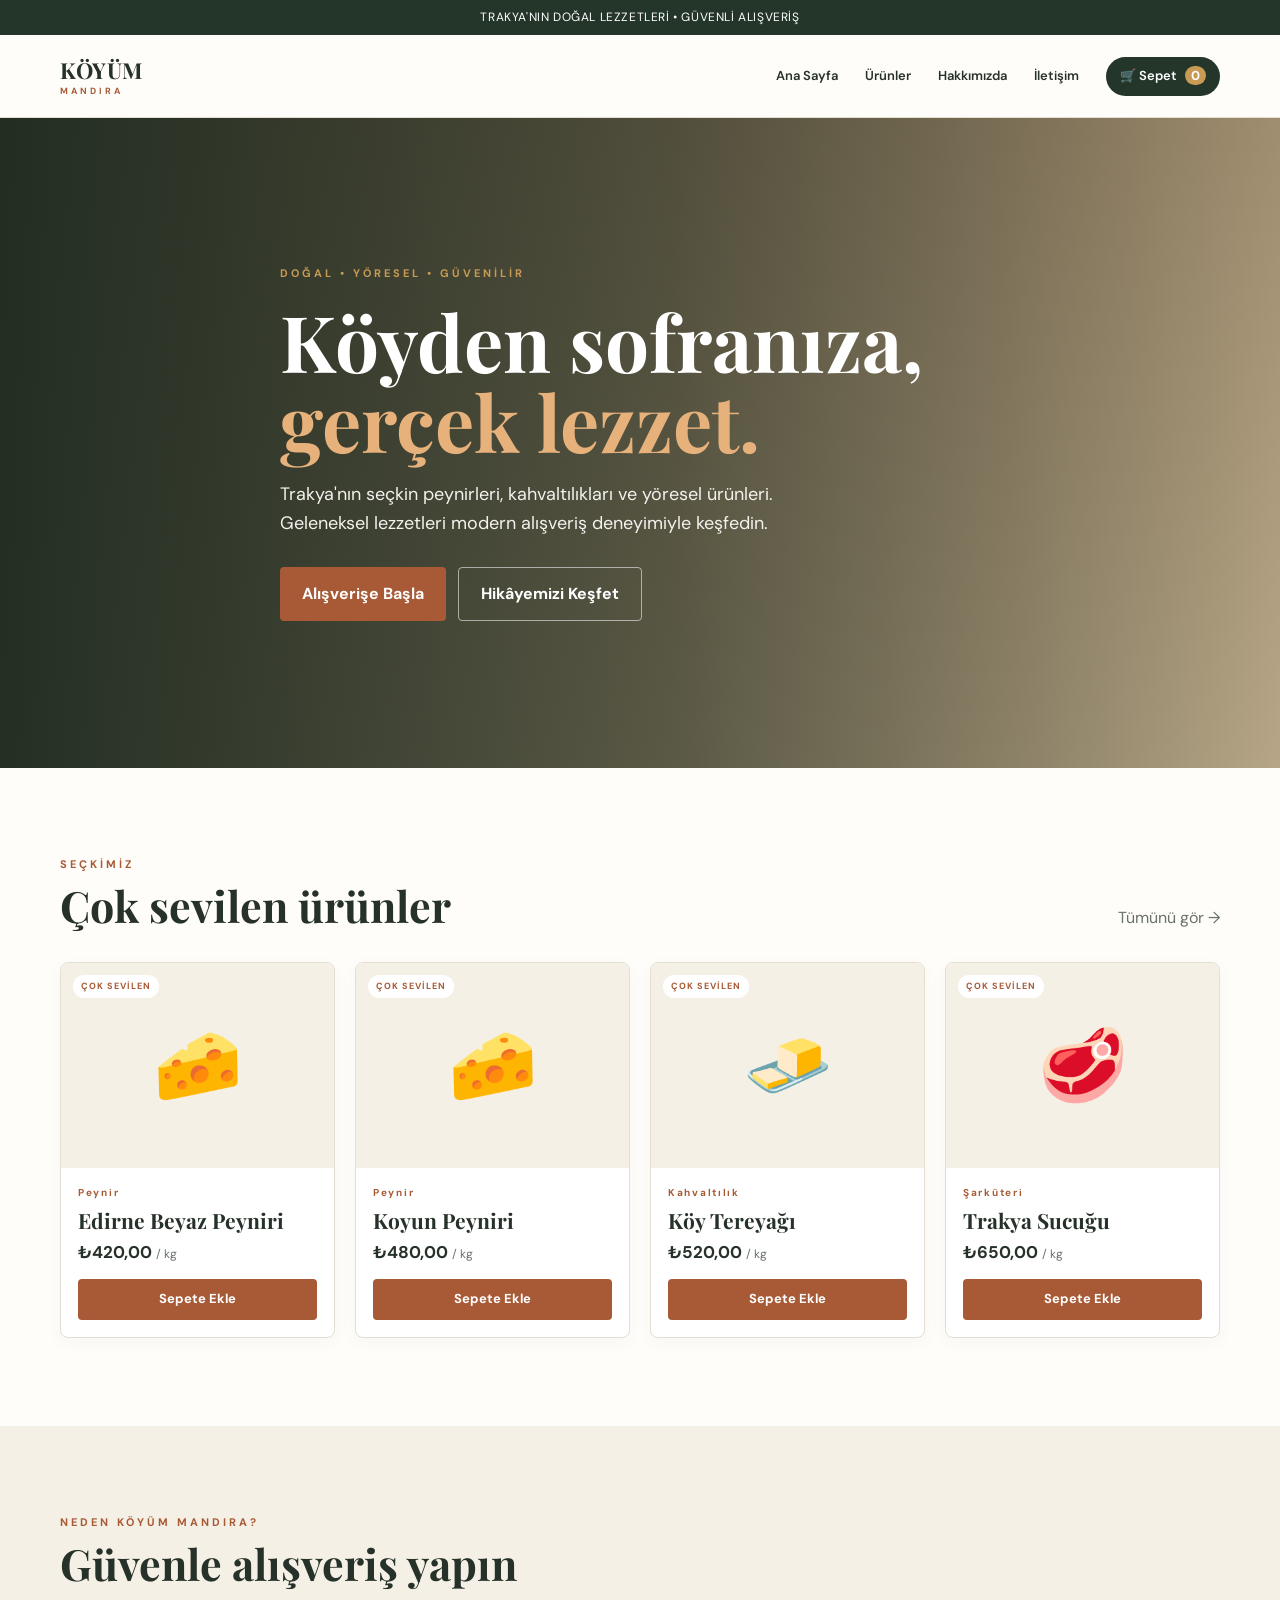
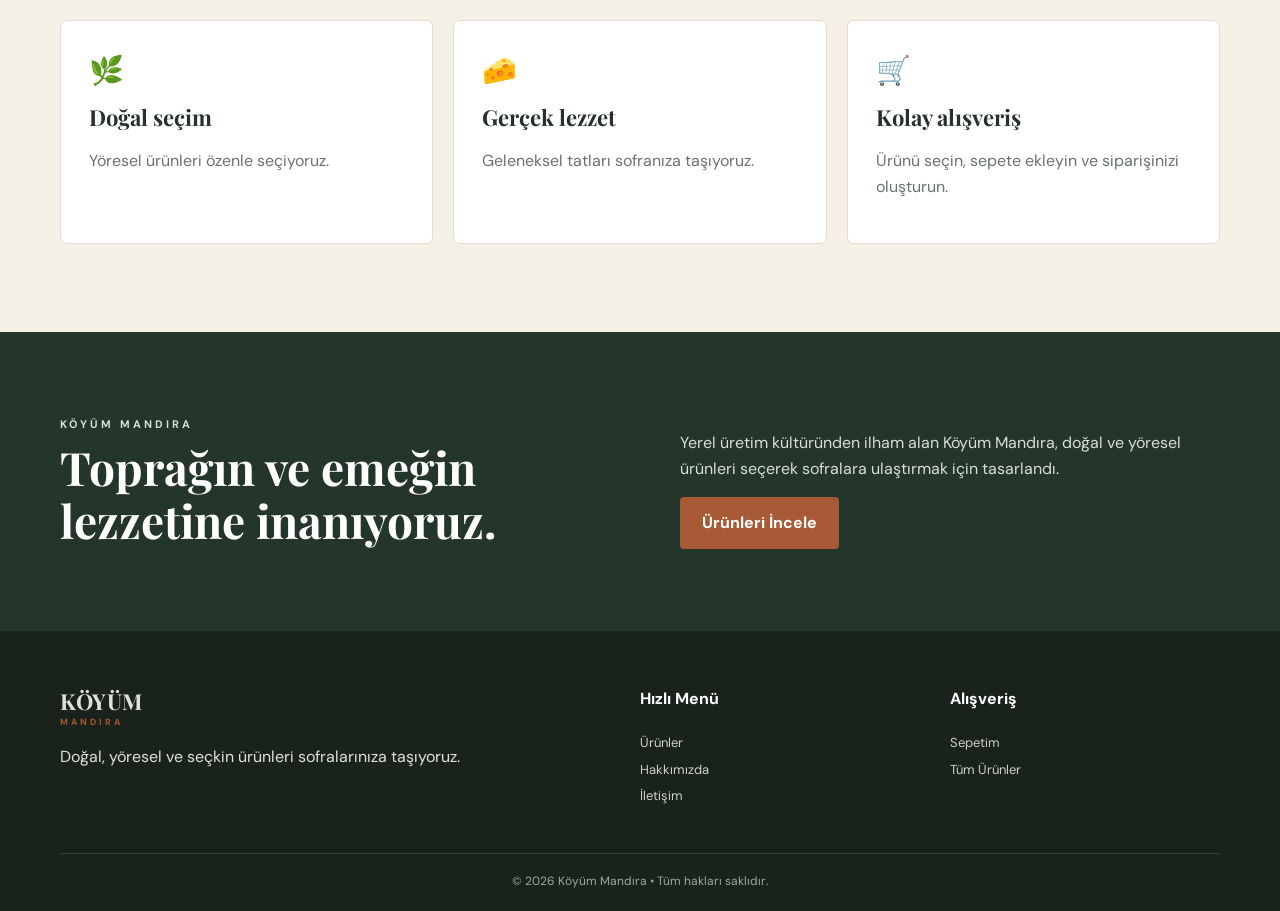
<file: index.html>
<!doctype html><html lang="tr"><head><meta charset="utf-8"><meta name="viewport" content="width=device-width,initial-scale=1"><title>Köyüm Mandıra | Doğal Köy Ürünleri</title><meta name="description" content="Köyüm Mandıra - doğal ve yöresel ürünler"><link rel="stylesheet" href="style.css"></head><body><div class="announcement">TRAKYA'NIN DOĞAL LEZZETLERİ • GÜVENLİ ALIŞVERİŞ</div><header class="header"><div class="container nav"><a class="brand" href="index.html">KÖYÜM <small>MANDIRA</small></a><button class="menu" aria-label="Menü">☰</button><nav class="navlinks"><a href="index.html">Ana Sayfa</a><a href="urunler.html">Ürünler</a><a href="hakkimizda.html">Hakkımızda</a><a href="iletisim.html">İletişim</a><a class="cart-pill" href="sepet.html">🛒 Sepet <b data-cart-count>0</b></a></nav></div></header><main><section class="hero"><div class="container hero-content"><div class="kicker">DOĞAL • YÖRESEL • GÜVENİLİR</div><h1>Köyden sofranıza,<br><em>gerçek lezzet.</em></h1><p>Trakya'nın seçkin peynirleri, kahvaltılıkları ve yöresel ürünleri. Geleneksel lezzetleri modern alışveriş deneyimiyle keşfedin.</p><div class="actions"><a class="btn" href="urunler.html">Alışverişe Başla</a><a class="btn outline" href="hakkimizda.html">Hikâyemizi Keşfet</a></div></div></section><section class="section"><div class="container"><div class="section-head"><div><p class="eyebrow">SEÇKİMİZ</p><h2>Çok sevilen ürünler</h2></div><a class="muted" href="urunler.html">Tümünü gör →</a></div><div id="featured" class="products"></div></div></section><section class="section alt"><div class="container"><div class="section-head"><div><p class="eyebrow">NEDEN KÖYÜM MANDIRA?</p><h2>Güvenle alışveriş yapın</h2></div></div><div class="why"><div class="feature"><div class="icon">🌿</div><h3>Doğal seçim</h3><p class="muted">Yöresel ürünleri özenle seçiyoruz.</p></div><div class="feature"><div class="icon">🧀</div><h3>Gerçek lezzet</h3><p class="muted">Geleneksel tatları sofranıza taşıyoruz.</p></div><div class="feature"><div class="icon">🛒</div><h3>Kolay alışveriş</h3><p class="muted">Ürünü seçin, sepete ekleyin ve siparişinizi oluşturun.</p></div></div></div></section><section class="story"><div class="container story-grid"><div><p class="eyebrow">KÖYÜM MANDIRA</p><h2>Toprağın ve emeğin lezzetine inanıyoruz.</h2></div><div><p>Yerel üretim kültüründen ilham alan Köyüm Mandıra, doğal ve yöresel ürünleri seçerek sofralara ulaştırmak için tasarlandı.</p><a class="btn" href="urunler.html">Ürünleri İncele</a></div></div></section></main><footer class="footer"><div class="container footer-grid"><div><div class="brand">KÖYÜM <small>MANDIRA</small></div><p>Doğal, yöresel ve seçkin ürünleri sofralarınıza taşıyoruz.</p></div><div><h4>Hızlı Menü</h4><a href="urunler.html">Ürünler</a><a href="hakkimizda.html">Hakkımızda</a><a href="iletisim.html">İletişim</a></div><div><h4>Alışveriş</h4><a href="sepet.html">Sepetim</a><a href="urunler.html">Tüm Ürünler</a></div></div><div class="container copyright">© 2026 Köyüm Mandıra • Tüm hakları saklıdır.</div></footer><script src="script.js"></script></body></html>
</file>
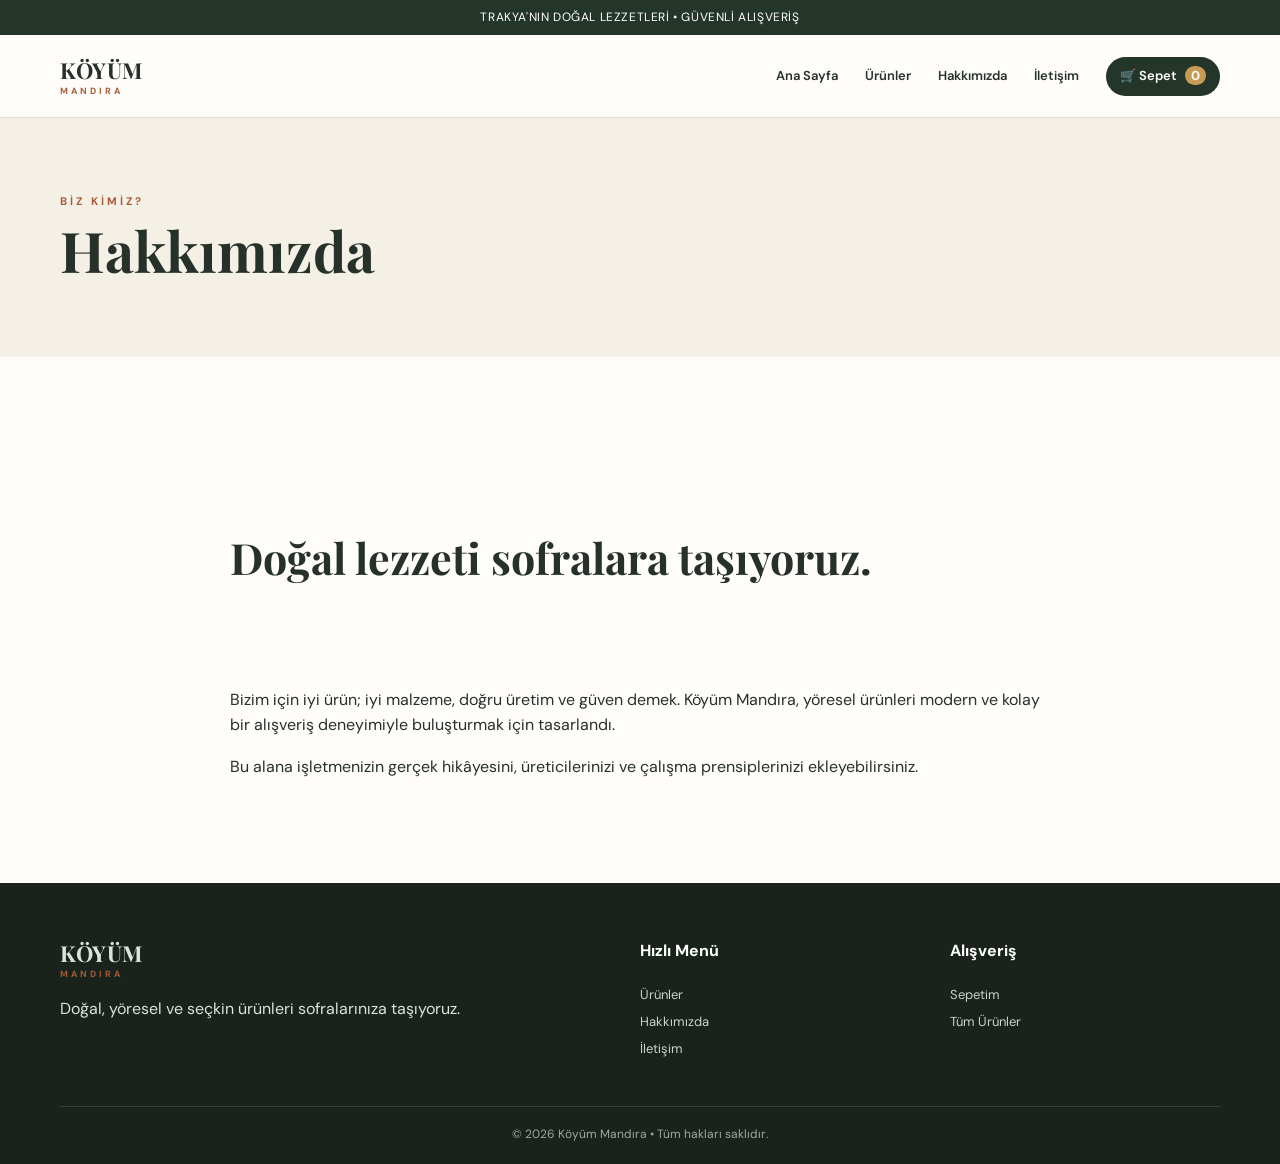
<file: hakkimizda.html>
<!doctype html><html lang="tr"><head><meta charset="utf-8"><meta name="viewport" content="width=device-width,initial-scale=1"><title>Hakkımızda | Köyüm Mandıra</title><meta name="description" content="Köyüm Mandıra - doğal ve yöresel ürünler"><link rel="stylesheet" href="style.css"></head><body><div class="announcement">TRAKYA'NIN DOĞAL LEZZETLERİ • GÜVENLİ ALIŞVERİŞ</div><header class="header"><div class="container nav"><a class="brand" href="index.html">KÖYÜM <small>MANDIRA</small></a><button class="menu" aria-label="Menü">☰</button><nav class="navlinks"><a href="index.html">Ana Sayfa</a><a href="urunler.html">Ürünler</a><a href="hakkimizda.html">Hakkımızda</a><a href="iletisim.html">İletişim</a><a class="cart-pill" href="sepet.html">🛒 Sepet <b data-cart-count>0</b></a></nav></div></header><main><section class="page-hero"><div class="container"><p class="eyebrow">BİZ KİMİZ?</p><h1 class="page-title">Hakkımızda</h1></div></section><section class="section"><div class="container narrow"><h2 class="section h2">Doğal lezzeti sofralara taşıyoruz.</h2><p>Bizim için iyi ürün; iyi malzeme, doğru üretim ve güven demek. Köyüm Mandıra, yöresel ürünleri modern ve kolay bir alışveriş deneyimiyle buluşturmak için tasarlandı.</p><p>Bu alana işletmenizin gerçek hikâyesini, üreticilerinizi ve çalışma prensiplerinizi ekleyebilirsiniz.</p></div></section></main><footer class="footer"><div class="container footer-grid"><div><div class="brand">KÖYÜM <small>MANDIRA</small></div><p>Doğal, yöresel ve seçkin ürünleri sofralarınıza taşıyoruz.</p></div><div><h4>Hızlı Menü</h4><a href="urunler.html">Ürünler</a><a href="hakkimizda.html">Hakkımızda</a><a href="iletisim.html">İletişim</a></div><div><h4>Alışveriş</h4><a href="sepet.html">Sepetim</a><a href="urunler.html">Tüm Ürünler</a></div></div><div class="container copyright">© 2026 Köyüm Mandıra • Tüm hakları saklıdır.</div></footer><script src="script.js"></script></body></html>
</file>
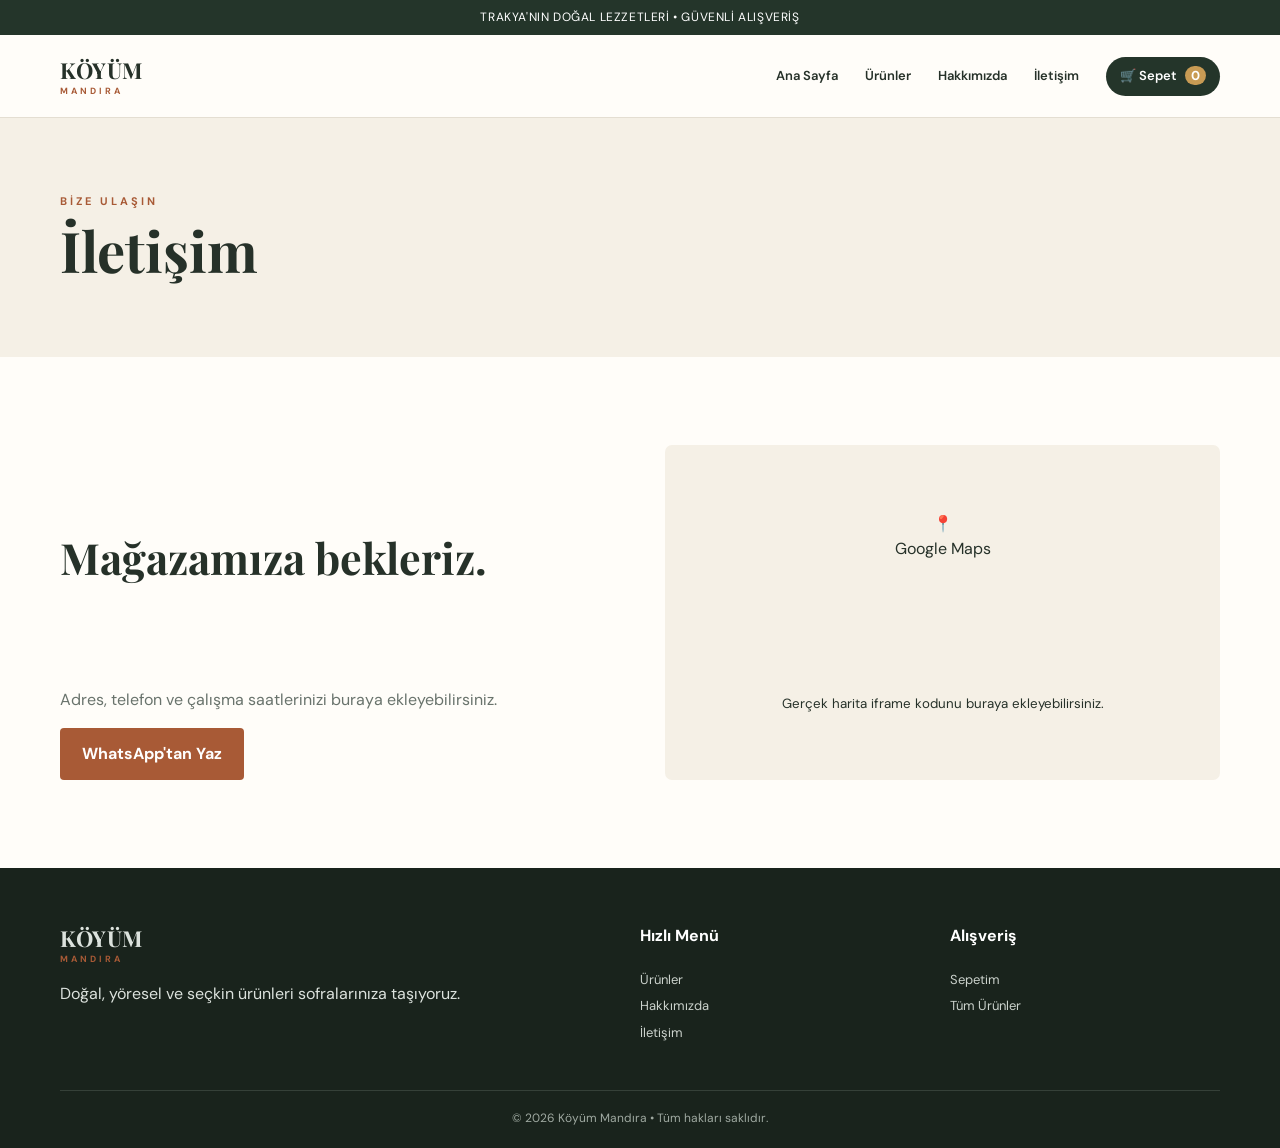
<file: iletisim.html>
<!doctype html><html lang="tr"><head><meta charset="utf-8"><meta name="viewport" content="width=device-width,initial-scale=1"><title>İletişim | Köyüm Mandıra</title><meta name="description" content="Köyüm Mandıra - doğal ve yöresel ürünler"><link rel="stylesheet" href="style.css"></head><body><div class="announcement">TRAKYA'NIN DOĞAL LEZZETLERİ • GÜVENLİ ALIŞVERİŞ</div><header class="header"><div class="container nav"><a class="brand" href="index.html">KÖYÜM <small>MANDIRA</small></a><button class="menu" aria-label="Menü">☰</button><nav class="navlinks"><a href="index.html">Ana Sayfa</a><a href="urunler.html">Ürünler</a><a href="hakkimizda.html">Hakkımızda</a><a href="iletisim.html">İletişim</a><a class="cart-pill" href="sepet.html">🛒 Sepet <b data-cart-count>0</b></a></nav></div></header><main><section class="page-hero"><div class="container"><p class="eyebrow">BİZE ULAŞIN</p><h1 class="page-title">İletişim</h1></div></section><section class="section"><div class="container contact-grid"><div><h2 class="section h2">Mağazamıza bekleriz.</h2><p class="muted">Adres, telefon ve çalışma saatlerinizi buraya ekleyebilirsiniz.</p><a class="btn" href="https://wa.me/" target="_blank" rel="noopener">WhatsApp'tan Yaz</a></div><div class="map">📍<br>Google Maps<br><small>Gerçek harita iframe kodunu buraya ekleyebilirsiniz.</small></div></div></section></main><footer class="footer"><div class="container footer-grid"><div><div class="brand">KÖYÜM <small>MANDIRA</small></div><p>Doğal, yöresel ve seçkin ürünleri sofralarınıza taşıyoruz.</p></div><div><h4>Hızlı Menü</h4><a href="urunler.html">Ürünler</a><a href="hakkimizda.html">Hakkımızda</a><a href="iletisim.html">İletişim</a></div><div><h4>Alışveriş</h4><a href="sepet.html">Sepetim</a><a href="urunler.html">Tüm Ürünler</a></div></div><div class="container copyright">© 2026 Köyüm Mandıra • Tüm hakları saklıdır.</div></footer><script src="script.js"></script></body></html>
</file>
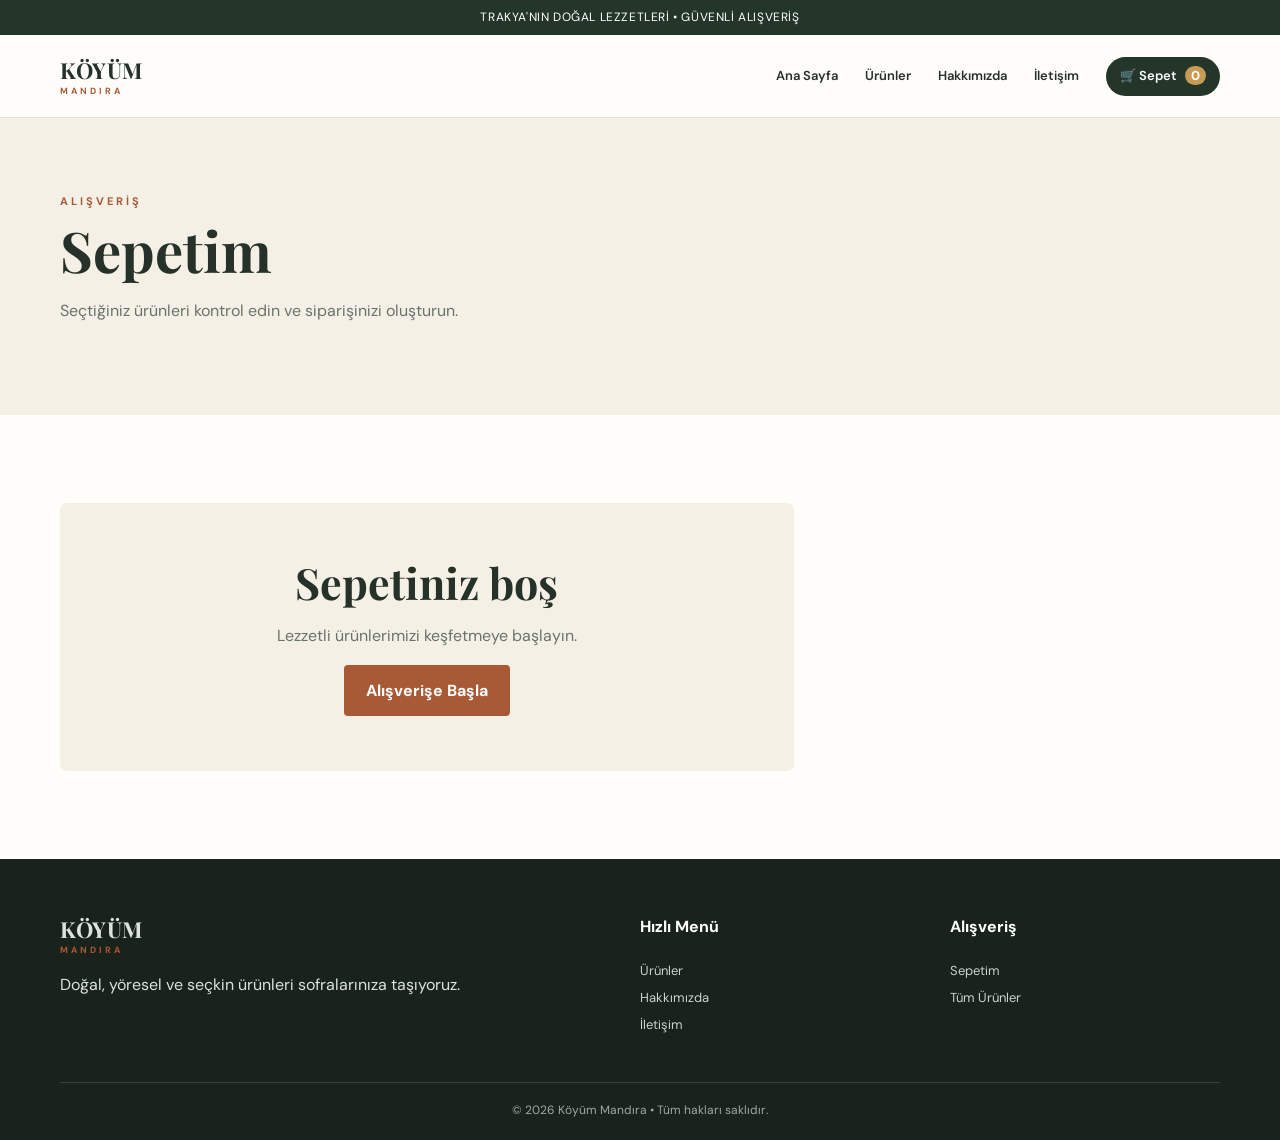
<file: sepet.html>
<!doctype html><html lang="tr"><head><meta charset="utf-8"><meta name="viewport" content="width=device-width,initial-scale=1"><title>Sepetim | Köyüm Mandıra</title><meta name="description" content="Köyüm Mandıra - doğal ve yöresel ürünler"><link rel="stylesheet" href="style.css"></head><body><div class="announcement">TRAKYA'NIN DOĞAL LEZZETLERİ • GÜVENLİ ALIŞVERİŞ</div><header class="header"><div class="container nav"><a class="brand" href="index.html">KÖYÜM <small>MANDIRA</small></a><button class="menu" aria-label="Menü">☰</button><nav class="navlinks"><a href="index.html">Ana Sayfa</a><a href="urunler.html">Ürünler</a><a href="hakkimizda.html">Hakkımızda</a><a href="iletisim.html">İletişim</a><a class="cart-pill" href="sepet.html">🛒 Sepet <b data-cart-count>0</b></a></nav></div></header><main><section class="page-hero"><div class="container"><p class="eyebrow">ALIŞVERİŞ</p><h1 class="page-title">Sepetim</h1><p class="muted">Seçtiğiniz ürünleri kontrol edin ve siparişinizi oluşturun.</p></div></section><section class="section"><div class="container"><div id="cart" class="cart-layout"></div></div></section></main><footer class="footer"><div class="container footer-grid"><div><div class="brand">KÖYÜM <small>MANDIRA</small></div><p>Doğal, yöresel ve seçkin ürünleri sofralarınıza taşıyoruz.</p></div><div><h4>Hızlı Menü</h4><a href="urunler.html">Ürünler</a><a href="hakkimizda.html">Hakkımızda</a><a href="iletisim.html">İletişim</a></div><div><h4>Alışveriş</h4><a href="sepet.html">Sepetim</a><a href="urunler.html">Tüm Ürünler</a></div></div><div class="container copyright">© 2026 Köyüm Mandıra • Tüm hakları saklıdır.</div></footer><script src="script.js"></script></body></html>
</file>
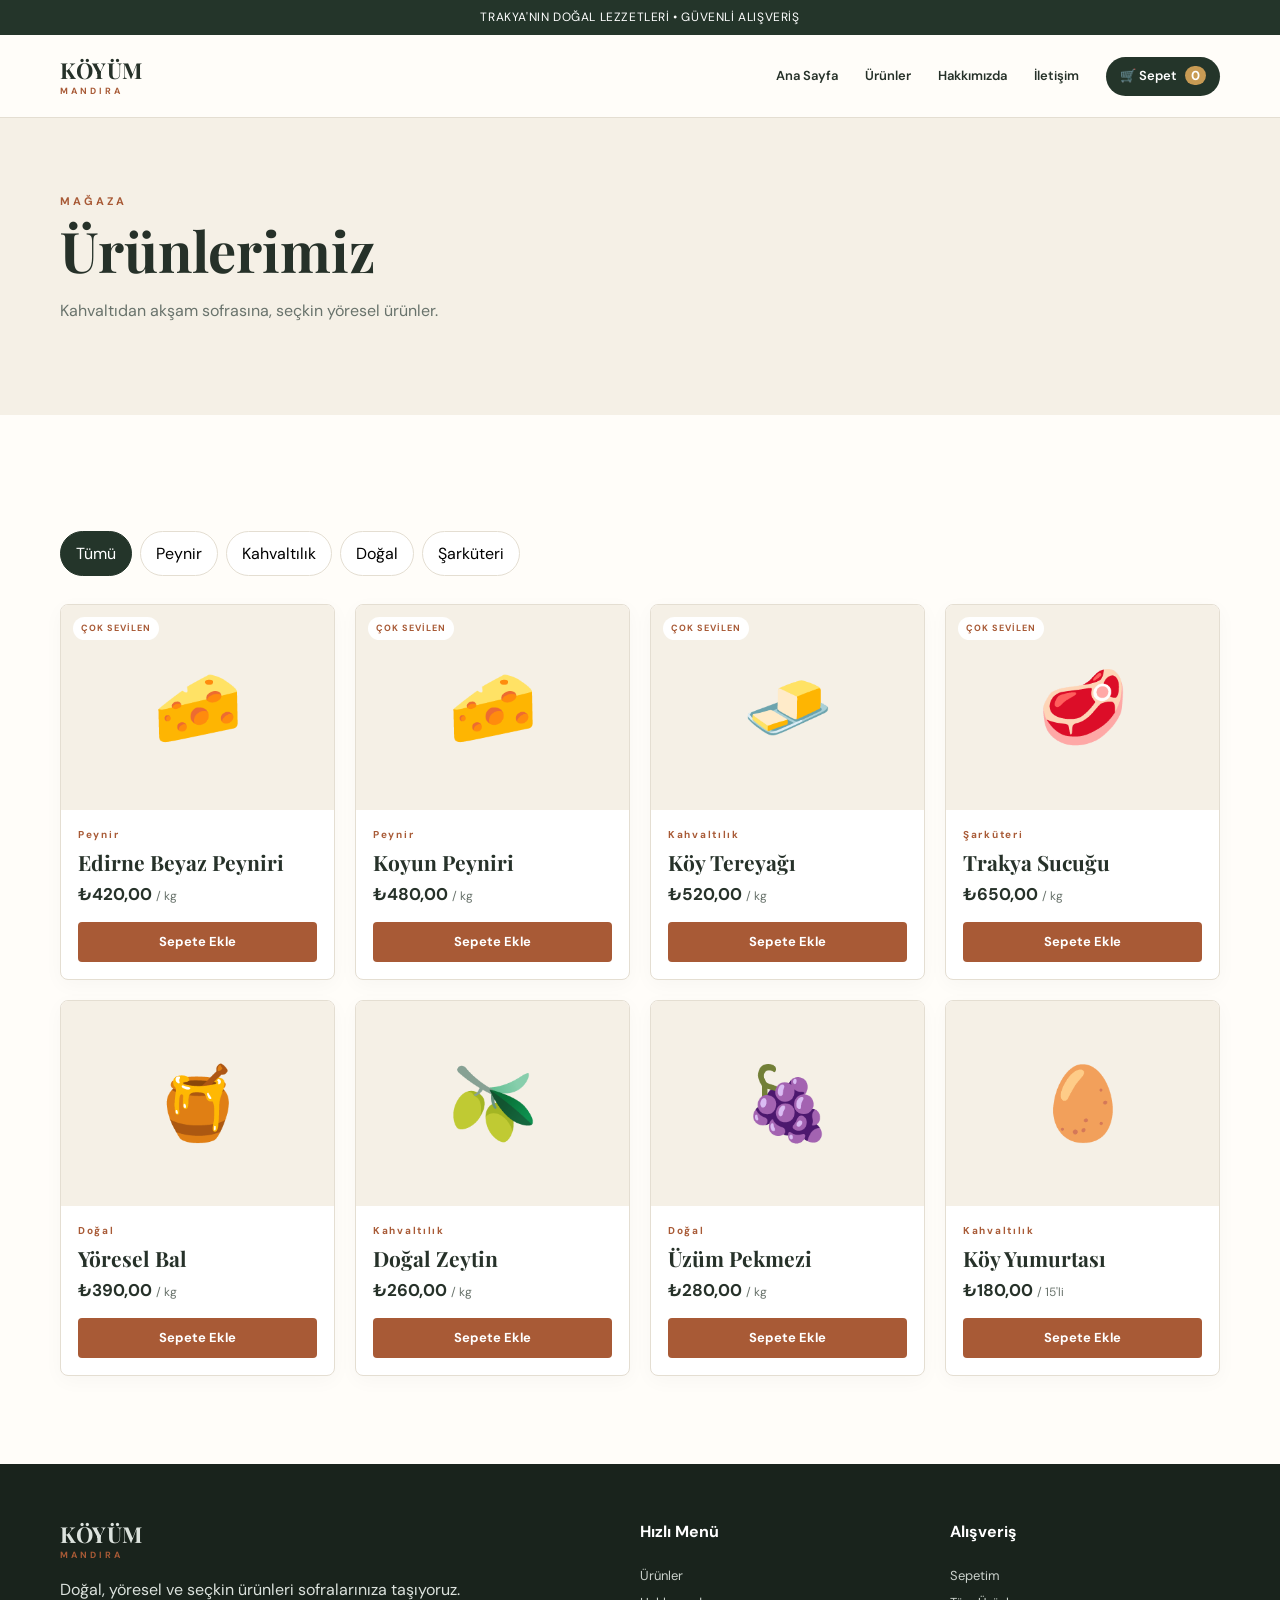
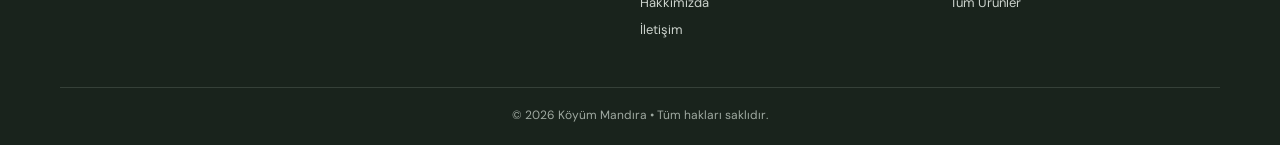
<file: urunler.html>
<!doctype html><html lang="tr"><head><meta charset="utf-8"><meta name="viewport" content="width=device-width,initial-scale=1"><title>Ürünler | Köyüm Mandıra</title><meta name="description" content="Köyüm Mandıra - doğal ve yöresel ürünler"><link rel="stylesheet" href="style.css"></head><body><div class="announcement">TRAKYA'NIN DOĞAL LEZZETLERİ • GÜVENLİ ALIŞVERİŞ</div><header class="header"><div class="container nav"><a class="brand" href="index.html">KÖYÜM <small>MANDIRA</small></a><button class="menu" aria-label="Menü">☰</button><nav class="navlinks"><a href="index.html">Ana Sayfa</a><a href="urunler.html">Ürünler</a><a href="hakkimizda.html">Hakkımızda</a><a href="iletisim.html">İletişim</a><a class="cart-pill" href="sepet.html">🛒 Sepet <b data-cart-count>0</b></a></nav></div></header><main><section class="page-hero"><div class="container"><p class="eyebrow">MAĞAZA</p><h1 class="page-title">Ürünlerimiz</h1><p class="muted">Kahvaltıdan akşam sofrasına, seçkin yöresel ürünler.</p></div></section><section class="section"><div class="container"><div class="filters"><button class="filter active" data-cat="Tümü">Tümü</button><button class="filter" data-cat="Peynir">Peynir</button><button class="filter" data-cat="Kahvaltılık">Kahvaltılık</button><button class="filter" data-cat="Doğal">Doğal</button><button class="filter" data-cat="Şarküteri">Şarküteri</button></div><div id="products" class="products"></div></div></section></main><footer class="footer"><div class="container footer-grid"><div><div class="brand">KÖYÜM <small>MANDIRA</small></div><p>Doğal, yöresel ve seçkin ürünleri sofralarınıza taşıyoruz.</p></div><div><h4>Hızlı Menü</h4><a href="urunler.html">Ürünler</a><a href="hakkimizda.html">Hakkımızda</a><a href="iletisim.html">İletişim</a></div><div><h4>Alışveriş</h4><a href="sepet.html">Sepetim</a><a href="urunler.html">Tüm Ürünler</a></div></div><div class="container copyright">© 2026 Köyüm Mandıra • Tüm hakları saklıdır.</div></footer><script src="script.js"></script></body></html>
</file>
<file: style.css>
@import url('https://fonts.googleapis.com/css2?family=DM+Sans:wght@400;500;600;700&family=Playfair+Display:wght@600;700&display=swap');
:root{--green:#24352a;--green2:#31463a;--cream:#f5f0e6;--paper:#fffdf9;--terracotta:#a85a36;--gold:#c89b54;--text:#263129;--muted:#69736c;--line:#e4ded2;--shadow:0 14px 40px rgba(35,49,39,.09)}
*{box-sizing:border-box}html{scroll-behavior:smooth}body{margin:0;background:var(--paper);color:var(--text);font-family:"DM Sans",Arial,sans-serif;line-height:1.6}a{text-decoration:none;color:inherit}button,input{font:inherit}.container{width:min(1160px,92%);margin:auto}.announcement{background:var(--green);color:#fff;text-align:center;padding:8px;font-size:12px;letter-spacing:.6px}.header{background:rgba(255,253,249,.96);border-bottom:1px solid var(--line);position:sticky;top:0;z-index:50;backdrop-filter:blur(10px)}.nav{height:82px;display:flex;align-items:center;justify-content:space-between;gap:24px}.brand{font:700 22px "Playfair Display",Georgia,serif;letter-spacing:.5px}.brand small{display:block;color:var(--terracotta);font:700 9px "DM Sans";letter-spacing:3px}.navlinks{display:flex;align-items:center;gap:27px}.navlinks a{font-size:13px;font-weight:600}.navlinks a:hover{color:var(--terracotta)}.cart-pill{background:var(--green);color:#fff!important;padding:9px 14px;border-radius:30px}.cart-pill b{background:var(--gold);padding:1px 6px;border-radius:20px;margin-left:5px}.menu{display:none;border:0;background:none;font-size:25px}.hero{min-height:650px;display:flex;align-items:center;color:#fff;background:linear-gradient(90deg,rgba(28,42,32,.94),rgba(28,42,32,.63) 52%,rgba(28,42,32,.2)),linear-gradient(135deg,#8d6b4c,#ddc5a0)}.hero-content{max-width:720px;padding:95px 0}.kicker{color:var(--gold);font-size:11px;font-weight:700;letter-spacing:3px}.hero h1{font:700 clamp(46px,7vw,78px)/1.03 "Playfair Display",Georgia,serif;margin:18px 0}.hero h1 em{font-style:normal;color:#e7b17c}.hero p{font-size:18px;max-width:570px;color:#f4f2ed}.actions{display:flex;gap:12px;flex-wrap:wrap;margin-top:30px}.btn{display:inline-flex;align-items:center;justify-content:center;border:0;background:var(--terracotta);color:#fff;padding:13px 22px;border-radius:4px;font-weight:700;cursor:pointer;transition:.2s}.btn:hover{transform:translateY(-1px);filter:brightness(1.05)}.btn.outline{background:transparent;border:1px solid rgba(255,255,255,.55)}.section{padding:88px 0}.section.alt{background:var(--cream)}.section-head{display:flex;align-items:end;justify-content:space-between;margin-bottom:32px}.eyebrow{margin:0 0 7px;color:var(--terracotta);font-size:11px;font-weight:700;letter-spacing:3px}.section h2,.page-title{font:700 43px/1.15 "Playfair Display",Georgia,serif;margin:0}.muted{color:var(--muted)}.products{display:grid;grid-template-columns:repeat(4,1fr);gap:20px}.product{background:#fff;border:1px solid var(--line);border-radius:8px;overflow:hidden;box-shadow:0 5px 20px rgba(0,0,0,.03);transition:.2s}.product:hover{transform:translateY(-3px);box-shadow:var(--shadow)}.product-img{height:205px;background:var(--cream);display:grid;place-items:center;font-size:72px;position:relative}.tag{position:absolute;left:12px;top:12px;background:#fff;padding:4px 8px;border-radius:20px;font-size:9px;font-weight:700;letter-spacing:1px;color:var(--terracotta)}.product-body{padding:17px}.product-cat{font-size:10px;color:var(--terracotta);font-weight:700;letter-spacing:1.7px}.product h3{font:700 21px "Playfair Display",Georgia,serif;margin:5px 0}.price{font-weight:700;font-size:17px}.unit{font-size:12px;color:var(--muted)}.product-actions{display:flex;gap:8px;margin-top:13px}.product-actions .btn{flex:1;padding:10px;font-size:13px}.why{display:grid;grid-template-columns:repeat(3,1fr);gap:20px}.feature{padding:28px;background:#fff;border:1px solid var(--line);border-radius:7px}.feature .icon{font-size:28px}.feature h3{font:700 22px "Playfair Display";margin:8px 0}.story{background:var(--green);color:#fff;padding:82px 0}.story-grid{display:grid;grid-template-columns:1fr 1fr;gap:80px;align-items:center}.story h2{font:700 46px/1.15 "Playfair Display";margin:0}.story p{color:#d8ded9}.page-hero{background:var(--cream);padding:75px 0}.page-title{font-size:56px}.filters{display:flex;gap:8px;flex-wrap:wrap;margin:28px 0}.filter{border:1px solid var(--line);background:#fff;padding:9px 15px;border-radius:30px;cursor:pointer}.filter.active{background:var(--green);color:#fff;border-color:var(--green)}.cart-layout{display:grid;grid-template-columns:1.5fr .8fr;gap:35px}.cart-item{display:grid;grid-template-columns:100px 1fr auto auto;gap:18px;align-items:center;padding:18px 0;border-bottom:1px solid var(--line)}.cart-thumb{height:85px;background:var(--cream);display:grid;place-items:center;font-size:38px;border-radius:5px}.qty{display:flex;align-items:center;gap:9px}.qty button{width:30px;height:30px;border:1px solid var(--line);background:#fff;border-radius:4px;cursor:pointer}.summary{background:var(--cream);padding:25px;border-radius:7px;height:max-content;position:sticky;top:110px}.summary h3{font:700 27px "Playfair Display";margin-top:0}.summary-line{display:flex;justify-content:space-between;margin:12px 0}.summary-total{border-top:1px solid #d8d0c2;padding-top:15px;font-size:21px;font-weight:700}.empty{text-align:center;padding:55px;background:var(--cream);border-radius:7px}.contact-grid{display:grid;grid-template-columns:1fr 1fr;gap:50px}.map{min-height:330px;background:var(--cream);display:grid;place-items:center;text-align:center;border-radius:7px}.narrow{max-width:820px}.footer{background:#19231c;color:#dce2dd;padding:55px 0 20px}.footer-grid{display:grid;grid-template-columns:2fr 1fr 1fr;gap:40px}.footer h4{color:#fff;margin-top:0}.footer a{display:block;margin:6px 0;color:#cbd2cc;font-size:13px}.copyright{border-top:1px solid #354038;margin-top:40px;padding-top:18px;text-align:center;font-size:12px;color:#9fa9a1}
@media(max-width:900px){.products{grid-template-columns:repeat(2,1fr)}.navlinks{gap:13px}.story-grid{gap:35px}.cart-layout{grid-template-columns:1fr}}
@media(max-width:680px){.nav{height:70px}.menu{display:block}.navlinks{display:none;position:absolute;top:70px;left:0;right:0;background:var(--paper);padding:20px 5%;flex-direction:column;align-items:stretch;border-bottom:1px solid var(--line)}.navlinks.open{display:flex}.navlinks a{padding:8px}.products,.why,.contact-grid,.footer-grid,.story-grid{grid-template-columns:1fr}.hero{min-height:590px}.hero h1{font-size:47px}.section{padding:60px 0}.section h2{font-size:36px}.page-title{font-size:44px}.cart-item{grid-template-columns:75px 1fr}.cart-item>.qty,.cart-item>.line-total{grid-column:2}.cart-thumb{height:70px}.summary{position:static}}
</file>
